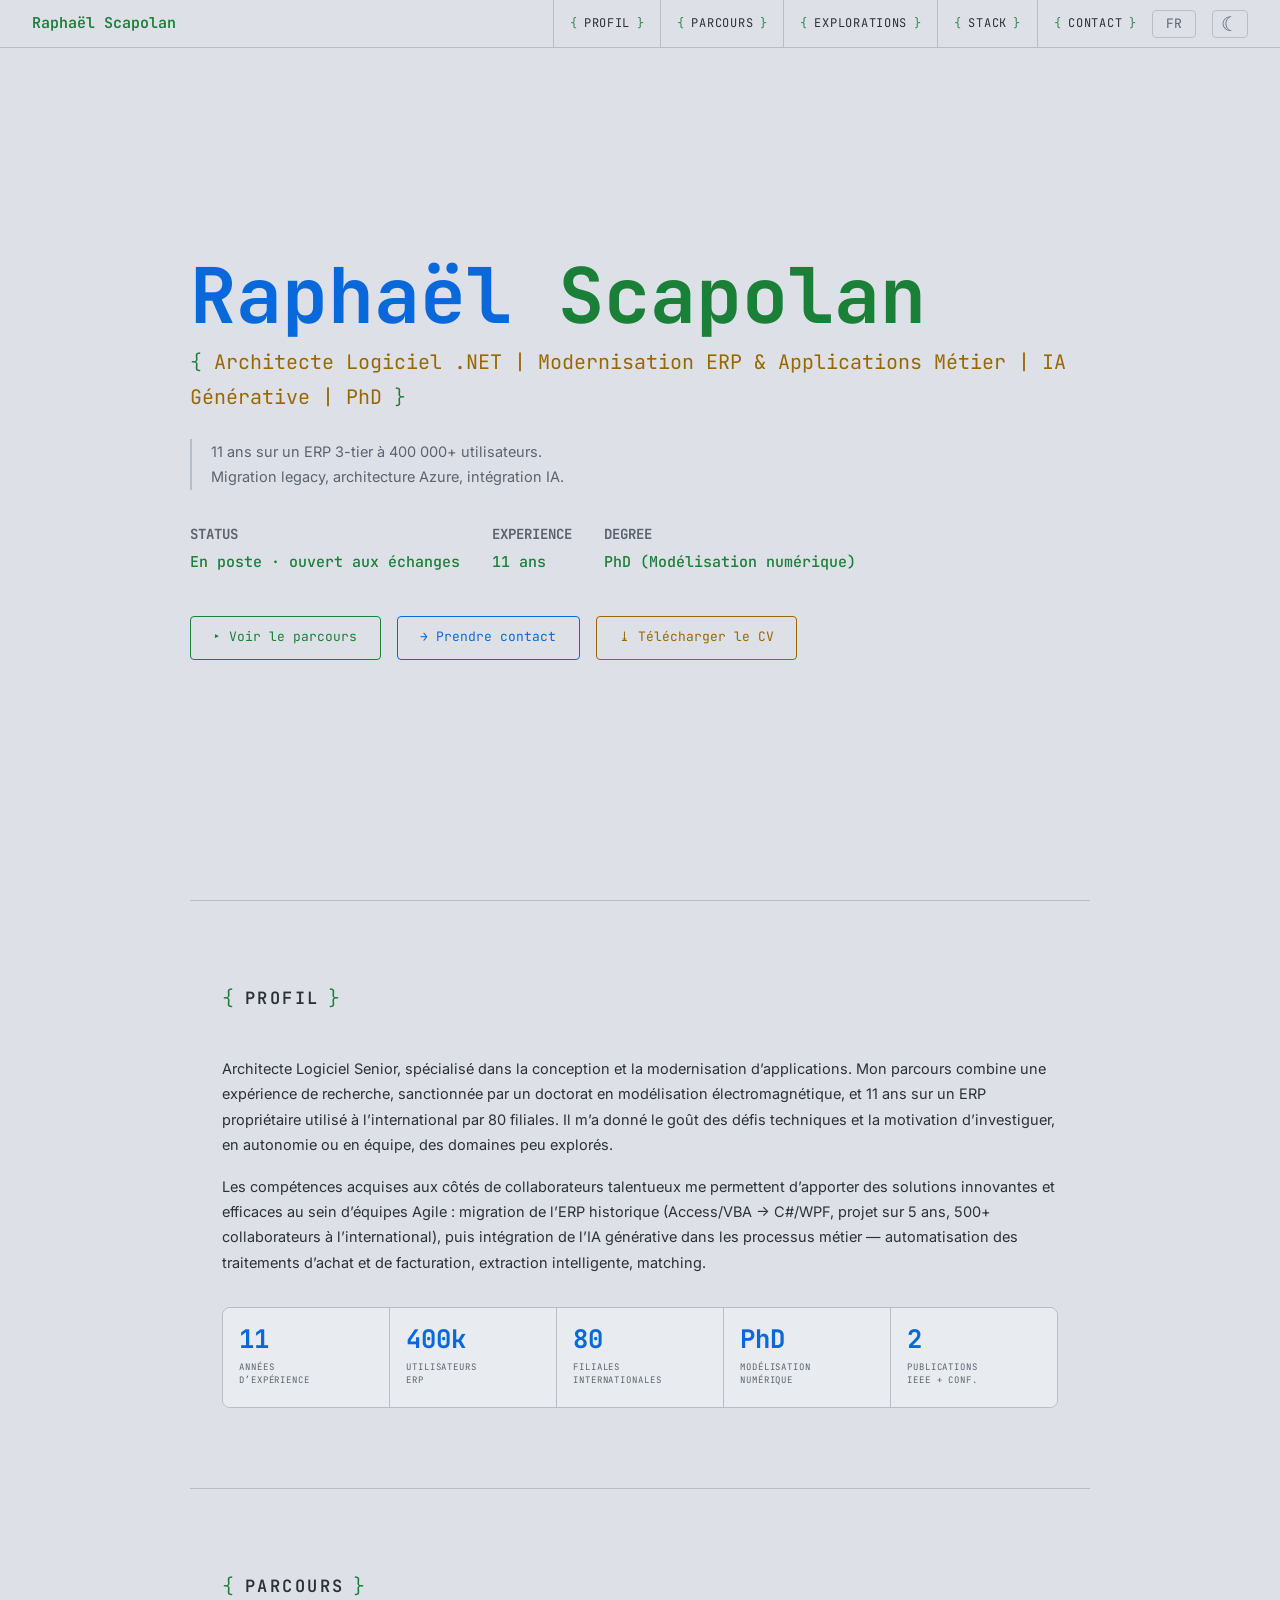
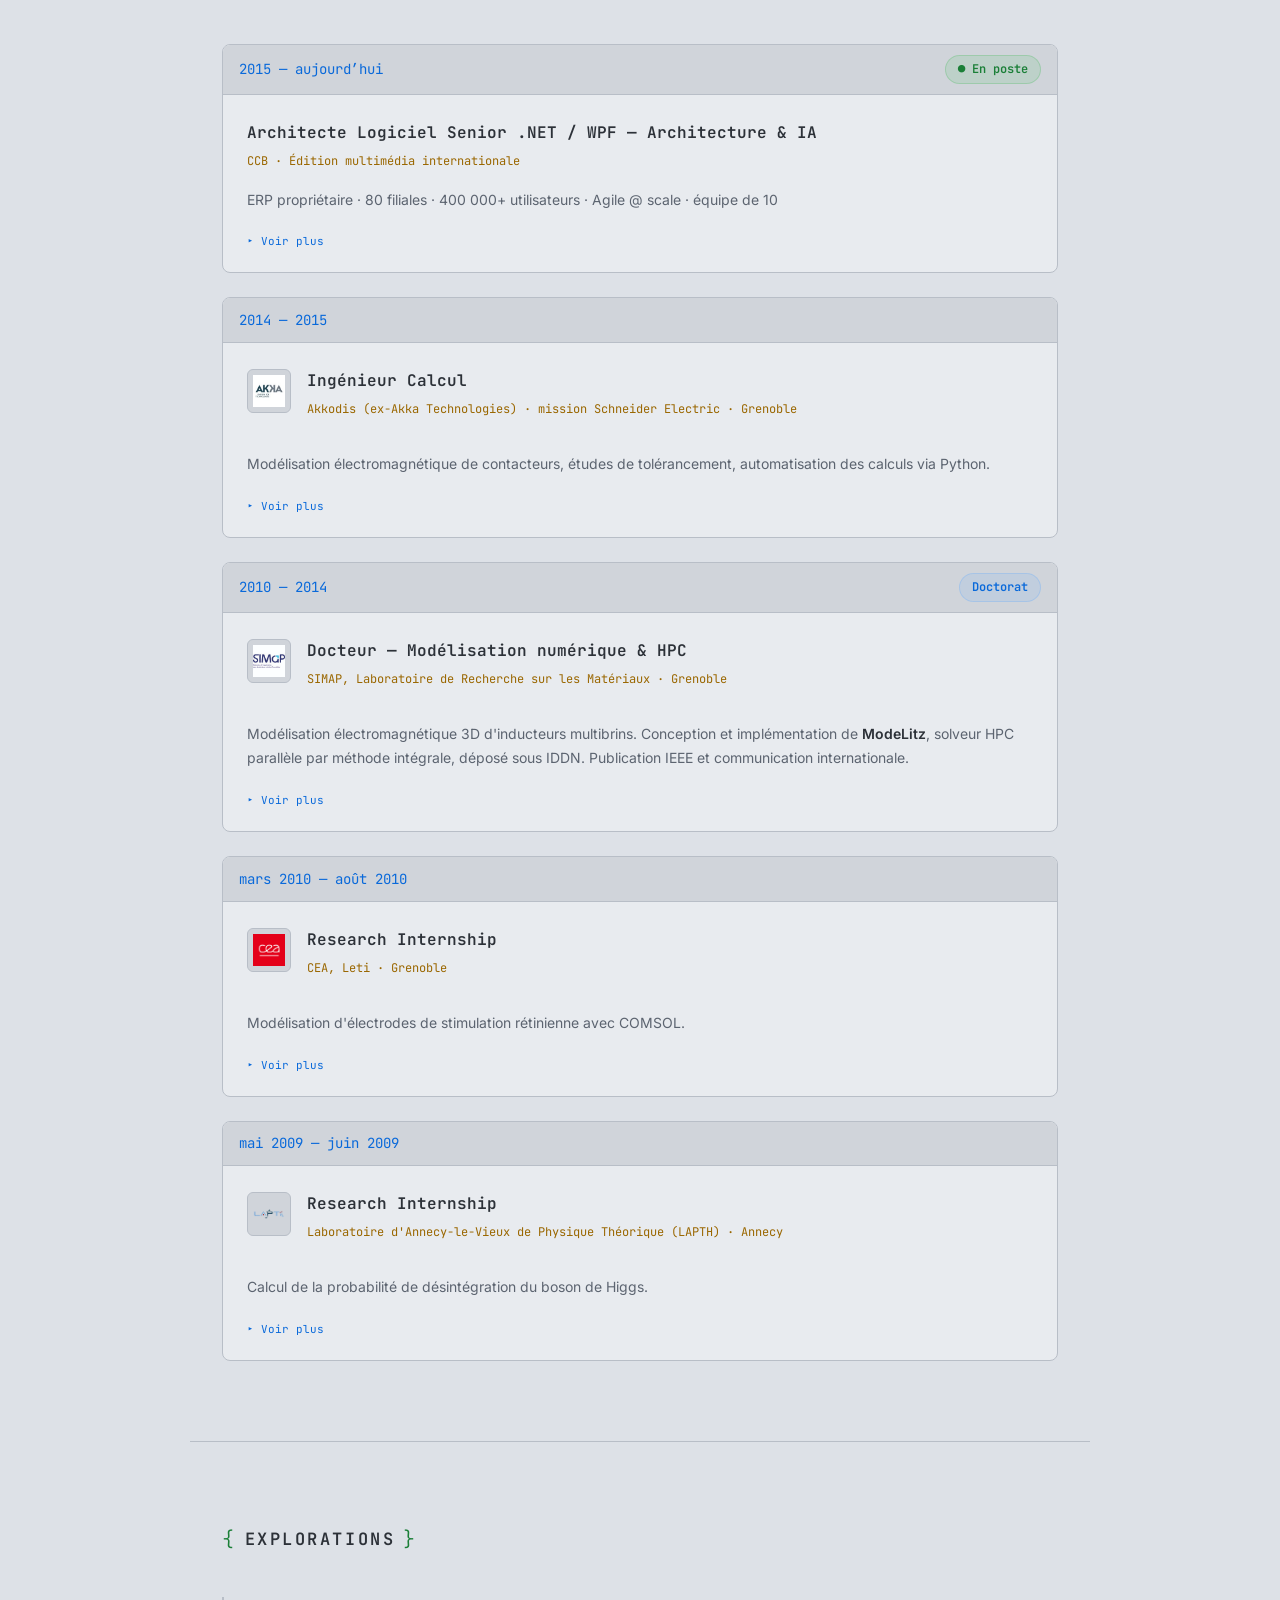
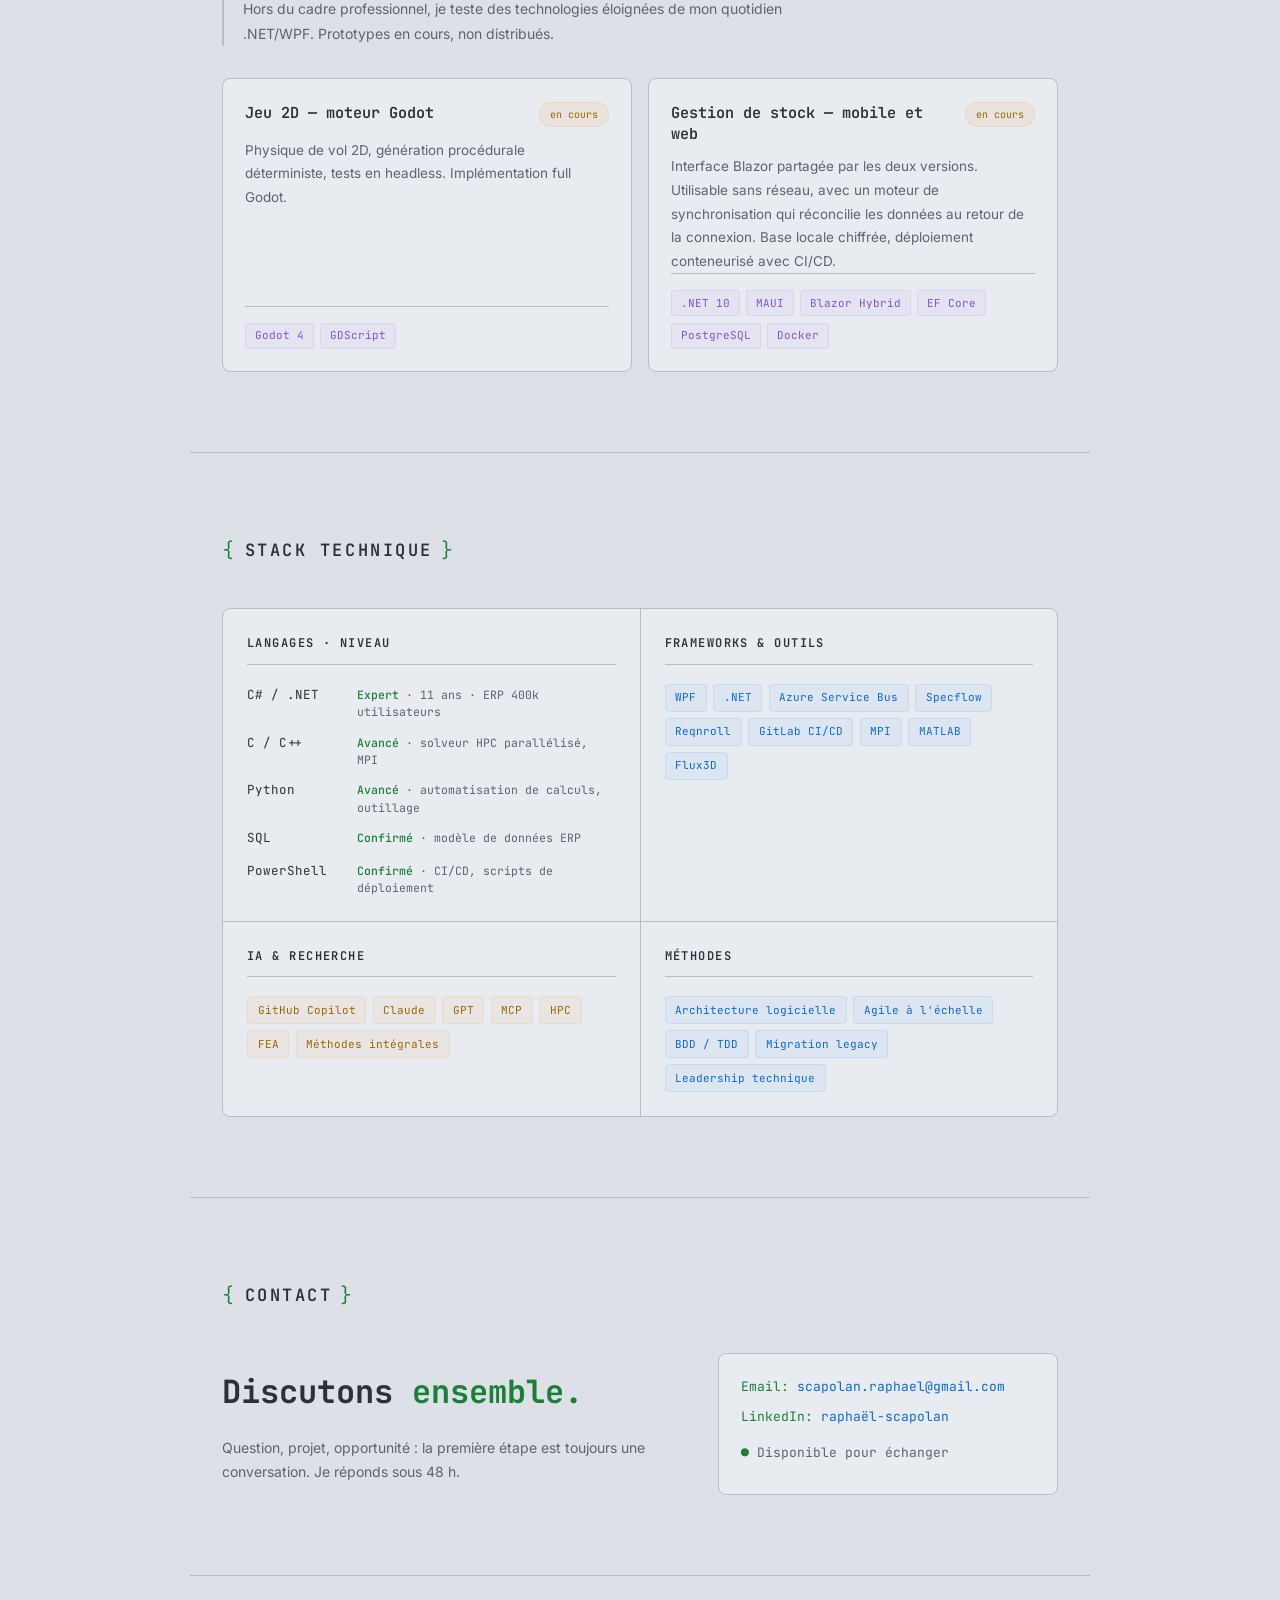
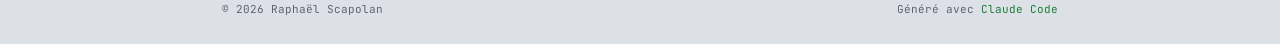
<file: index.html>
<!DOCTYPE html>
<html lang="fr">
<head>
<meta charset="UTF-8">
<meta name="viewport" content="width=device-width, initial-scale=1.0">
<title>Raphaël Scapolan . Portfolio</title>
<meta name="description" content="Architecte Logiciel Senior .NET/WPF. 11 ans sur un ERP 3-tier à 400 000+ utilisateurs : migration legacy, architecture Azure, intégration IA. PhD en modélisation numérique.">
<meta name="author" content="Raphaël Scapolan">
<link rel="canonical" href="https://scapolanraphael-dev.github.io/raphaelscapolan.website/">

<!-- Icônes -->
<link rel="icon" type="image/svg+xml" href="assets/favicon.svg">
<link rel="apple-touch-icon" href="assets/apple-touch-icon.png">
<meta name="theme-color" content="#0d1117" media="(prefers-color-scheme: dark)">
<meta name="theme-color" content="#dde1e7" media="(prefers-color-scheme: light)">

<!-- Open Graph / LinkedIn / Facebook. Les crawlers n'exécutent pas le JS :
     ces valeurs restent en français, langue par défaut de la page. -->
<meta property="og:type" content="profile">
<meta property="og:site_name" content="Raphaël Scapolan · Portfolio">
<meta property="og:locale" content="fr_FR">
<meta property="og:locale:alternate" content="en_US">
<meta property="og:url" content="https://scapolanraphael-dev.github.io/raphaelscapolan.website/">
<meta property="og:title" content="Raphaël Scapolan — Architecte Logiciel .NET | Modernisation ERP & Applications Métier | IA Générative | PhD">
<meta property="og:description" content="11 ans sur un ERP 3-tier à 400 000+ utilisateurs : migration legacy, architecture Azure, intégration IA. PhD en modélisation numérique.">
<meta property="og:image" content="https://scapolanraphael-dev.github.io/raphaelscapolan.website/assets/og-card.png">
<meta property="og:image:width" content="1200">
<meta property="og:image:height" content="630">
<meta property="og:image:alt" content="Raphaël Scapolan — Architecte Logiciel .NET | Modernisation ERP & Applications Métier | IA Générative | PhD">
<meta property="profile:first_name" content="Raphaël">
<meta property="profile:last_name" content="Scapolan">

<!-- Twitter / X -->
<meta name="twitter:card" content="summary_large_image">
<meta name="twitter:title" content="Raphaël Scapolan — Architecte Logiciel .NET | Modernisation ERP & Applications Métier | IA Générative | PhD">
<meta name="twitter:description" content="11 ans sur un ERP 3-tier à 400 000+ utilisateurs : migration legacy, architecture Azure, intégration IA. PhD en modélisation numérique.">
<meta name="twitter:image" content="https://scapolanraphael-dev.github.io/raphaelscapolan.website/assets/og-card.png">

<link href="https://fonts.googleapis.com/css2?family=JetBrains+Mono:wght@300;400;500;700&family=Inter:wght@400;500&display=swap" rel="stylesheet">
<script>
// Applique thème et langue avant le premier paint pour éviter tout flash.
(function () {
  var t = localStorage.getItem('theme');
  if (!t) t = matchMedia('(prefers-color-scheme: light)').matches ? 'light' : 'dark';
  document.documentElement.setAttribute('data-theme', t);
  document.documentElement.lang = localStorage.getItem('language') || 'fr';
})();
</script>
<style>
*, *::before, *::after { box-sizing: border-box; margin: 0; padding: 0; }
:root {
  --bg:       #0d1117;
  --bg2:      #161b22;
  --bg3:      #21262d;
  --bdr:      #30363d;
  --tx:       #c9d1d9;
  --muted:    #a0aab5;
  --green:    #3fb950;
  --blue:     #58a6ff;
  --amber:    #ffa657;
  --purp:     #bc8cff;
  --red:      #ff7b72;
  --bg-glass: rgba(13,17,23,.96);
  --mono:     'JetBrains Mono', 'Courier New', monospace;
  --sans:     'Inter', system-ui, sans-serif;
}
[data-theme="light"] {
  --bg:       #dde1e7;
  --bg2:      #e8ebef;
  --bg3:      #d0d4da;
  --bdr:      #b8bec7;
  --tx:       #2c3138;
  --muted:    #5c6470;
  --green:    #1a7f37;
  --blue:     #0969da;
  --amber:    #9a6700;
  --purp:     #8250df;
  --red:      #cf222e;
  --bg-glass: rgba(221,225,231,.97);
}
html { scroll-behavior: smooth; }
html.theme-fade *, html.theme-fade *::before, html.theme-fade *::after {
  transition: background-color 1.6s ease, color 1.4s ease, border-color 1.6s ease, box-shadow 1.6s ease !important;
}
body { background: var(--bg); color: var(--tx); font-family: var(--sans); font-size: 16px; line-height: 1.75; }

/* TOPBAR */
.topbar {
  position: fixed; top: 0; left: 0; right: 0; z-index: 100;
  background: var(--bg-glass); border-bottom: 1px solid var(--bdr);
  display: flex; align-items: center; padding: 0 2rem; height: 48px;
  backdrop-filter: blur(8px); font-family: var(--mono); font-size: 12px;
}
.topbar-name { color: var(--green); margin-right: auto; font-size: 15px; font-weight: 600; }
.topbar-name span { color: var(--muted); }
.topbar-nav { display: flex; }
.topbar-nav a {
  color: var(--tx); text-decoration: none; padding: 0 1rem;
  height: 48px; display: flex; align-items: center;
  font-size: 12px; text-transform: uppercase; letter-spacing: .06em;
  transition: color .2s, background .2s; border-left: 1px solid var(--bdr);
}
.topbar-nav a::before { content: '{'; color: var(--green); margin-right: .4rem; font-weight: 300; transition: color .2s; }
.topbar-nav a::after { content: '}'; color: var(--green); margin-left: .4rem; font-weight: 300; transition: color .2s; }
.topbar-nav a:hover { color: var(--green); background: var(--bg3); }
.lang-toggle, .theme-toggle {
  font-family: var(--mono); font-size: 13px; background: none; border: 1px solid var(--bdr);
  color: var(--muted); cursor: pointer; padding: .4rem .8rem; height: 28px;
  border-radius: 4px; transition: all .2s; line-height: 1;
  display: flex; align-items: center; justify-content: center; flex-shrink: 0;
}
.lang-toggle { margin-left: auto; }
.theme-toggle { margin-left: .5rem; padding: 0; width: 36px; font-size: 20px; }
.lang-toggle:hover, .theme-toggle:hover { color: var(--tx); border-color: var(--tx); }

/* HERO */
.hero { min-height: 100vh; display: flex; align-items: center; padding: 80px 2rem 4rem; }
.hero-inner { max-width: 900px; margin: 0 auto; width: 100%; }
.hero-prompt { font-family: var(--mono); font-size: 13px; color: var(--muted); margin-bottom: 1.5rem; }
.hero-prompt .p-sym { color: var(--green); }
.hero-name { font-family: var(--mono); font-size: clamp(2.5rem,6vw,5.5rem); font-weight: 700; line-height: 1.05; }
.hero-name .n-blue { color: var(--blue); }
.hero-name .n-green { color: var(--green); }
.hero-role { font-family: var(--mono); font-size: clamp(.9rem,2vw,1.25rem); color: var(--amber); margin-top: .5rem; font-weight: 400; }
.hero-role::before { content: '{ '; color: var(--green); font-weight: 300; }
.hero-role::after { content: ' }'; color: var(--green); font-weight: 300; }
.hero-desc { max-width: 560px; color: var(--muted); margin-top: 1.5rem; font-size: 14.5px; border-left: 2px solid var(--bdr); padding-left: 1.2rem; }
.hero-meta { display: flex; flex-wrap: wrap; gap: 2rem; margin-top: 2rem; font-family: var(--mono); font-size: 14px; }
.meta-pair { display: flex; flex-direction: column; gap: .2rem; }
.meta-k { color: var(--muted); }
.meta-v { color: var(--green); font-size: 15px; font-weight: 500; }
.hero-cta { display: flex; gap: 1rem; margin-top: 2.5rem; flex-wrap: wrap; }
.btn-t { font-family: var(--mono); font-size: 13px; padding: .6rem 1.4rem; border-radius: 4px; text-decoration: none; border: 1px solid; transition: all .2s; }
.btn-primary { border-color: var(--green); color: var(--green); }
.btn-primary:hover { background: var(--green); color: var(--bg); }
.btn-sec { border-color: var(--blue); color: var(--blue); }
.btn-sec:hover { background: var(--blue); color: var(--bg); }
.btn-cv { border-color: var(--amber); color: var(--amber); }
.btn-cv:hover { background: var(--amber); color: var(--bg); }

/* SECTION */
.sec { max-width: 900px; margin: 0 auto; padding: 5rem 2rem; border-top: 1px solid var(--bdr); }
.sec-head { font-family: var(--mono); font-size: 17px; text-transform: uppercase; letter-spacing: .15em; color: var(--tx); display: flex; align-items: center; gap: .5rem; margin-bottom: 2.5rem; font-weight: 600; }
.sec-head::before { content: '{'; color: var(--green); font-size: 20px; font-weight: 300; }
.sec-head::after { content: '}'; color: var(--green); font-size: 20px; font-weight: 300; }

/* ABOUT GRID */
.about-grid { display: flex; flex-direction: column; gap: 2rem; }
.about-text p + p { margin-top: 1rem; }
.about-text p { font-size: 14.5px; color: var(--tx); }
.stats-grid { display: flex; border: 1px solid var(--bdr); border-radius: 8px; overflow: hidden; }
.stat-fig { flex: 1; padding: 1.2rem 1rem; background: var(--bg2); border-right: 1px solid var(--bdr); }
.stat-fig:last-child { border-right: none; }
.stat-fig-n { font-family: var(--mono); font-size: 1.6rem; font-weight: 700; color: var(--blue); line-height: 1; display: block; }
.stat-fig-l { font-family: var(--mono); font-size: 9px; text-transform: uppercase; letter-spacing: .1em; color: var(--muted); display: block; margin-top: .5rem; line-height: 1.5; }

/* EXP */
.exp-list { display: flex; flex-direction: column; gap: 1.5rem; }
.exp-card { background: var(--bg2); border: 1px solid var(--bdr); border-radius: 8px; overflow: hidden; }
.exp-card-top { display: flex; align-items: center; border-bottom: 1px solid var(--bdr); font-family: var(--mono); font-size: 14px; padding: .6rem 1rem; background: var(--bg3); gap: 1rem; }
.exp-yr { color: var(--blue); }
.exp-pill { margin-left: auto; padding: .2rem .75rem; border-radius: 20px; font-size: 12px; font-weight: 600; }
.pill-g { background: rgba(63,185,80,.12); color: var(--green); border: 1px solid rgba(63,185,80,.25); }
.pill-b { background: rgba(88,166,255,.12); color: var(--blue); border: 1px solid rgba(88,166,255,.25); }
.exp-body { padding: 1.5rem; }
.exp-t { font-family: var(--mono); font-size: 1rem; font-weight: 600; color: var(--tx); margin-bottom: .25rem; }
.exp-org { font-family: var(--mono); font-size: 12px; color: var(--amber); margin-bottom: 1rem; }
.exp-p { font-size: 14px; color: var(--muted); margin-bottom: .8rem; }
.exp-ul { list-style: none; display: flex; flex-direction: column; gap: .35rem; }
/* Marqueur en position absolue plutot qu'en item flex : le contenu inline
   (liens, italiques) doit s'ecouler normalement, pas se repartir en colonnes. */
.exp-ul li { font-size: 13.5px; color: var(--muted); position: relative; padding-left: 1.1rem; }
.exp-ul li::before { content: '▸'; color: var(--green); font-size: 10px; position: absolute; left: 0; top: .45em; }
.exp-ul li b { color: var(--tx); font-weight: 500; }
.exp-p b { color: var(--tx); font-weight: 600; }
.exp-ul a.lnk, .exp-p a.lnk { color: var(--blue); text-decoration: none; border-bottom: 1px dotted currentColor; }
.exp-ul a.lnk:hover, .exp-p a.lnk:hover { color: var(--green); }
/* Figures ModeLitz. Les rendus ont un fond blanc : on l'assume en plaque
   claire, comme les logos, plutot que de le laisser trancher sur le sombre. */
.fig-pair { display: grid; grid-template-columns: 1fr 1fr; gap: 1rem; margin-top: 1.4rem; }
.fig { display: flex; flex-direction: column; gap: .5rem; min-width: 0; }
.fig img {
  width: 100%; height: auto; display: block; border-radius: 6px;
  background: #fff; padding: .5rem; border: 1px solid var(--bdr);
}
.fig figcaption { font-family: var(--mono); font-size: 10.5px; color: var(--muted); line-height: 1.5; }
.exp-stack { margin-top: 1.2rem; padding-top: 1rem; border-top: 1px solid var(--bdr); display: flex; flex-wrap: wrap; gap: .4rem; }
.stag { font-family: var(--mono); font-size: 11px; padding: .15rem .55rem; background: rgba(188,140,255,.08); border: 1px solid rgba(188,140,255,.2); border-radius: 3px; color: var(--purp); }
.exp-more { display: grid; grid-template-rows: 0fr; transition: grid-template-rows .35s ease; }
.exp-more > div { overflow: hidden; }
.exp-more.open { grid-template-rows: 1fr; }
.exp-more > div > *:first-child { padding-top: .8rem; }
.exp-toggle { font-family: var(--mono); font-size: 11px; color: var(--blue); background: none; border: none; cursor: pointer; padding: .6rem 0 0; transition: color .2s; display: flex; align-items: center; gap: .3rem; }
.exp-toggle:hover { color: var(--green); }
.exp-header { display: flex; align-items: flex-start; gap: 1rem; margin-bottom: 1rem; }
.exp-logo-body { width: 44px; height: 44px; object-fit: contain; background: rgba(255,255,255,.92); border-radius: 6px; padding: 5px; flex-shrink: 0; margin-top: 2px; }
[data-theme="light"] .exp-logo-body { background: var(--bg3); border: 1px solid var(--bdr); }

/* EXPLORATIONS */
.expl-intro { color: var(--muted); font-size: 14px; max-width: 620px; margin-bottom: 2rem; border-left: 2px solid var(--bdr); padding-left: 1.2rem; }
.expl-grid { display: grid; grid-template-columns: repeat(2, 1fr); gap: 1rem; }
.expl-card { background: var(--bg2); border: 1px solid var(--bdr); border-radius: 8px; padding: 1.4rem; display: flex; flex-direction: column; }
.expl-top { display: flex; align-items: flex-start; gap: .8rem; margin-bottom: .7rem; }
.expl-t { font-family: var(--mono); font-size: .95rem; font-weight: 600; color: var(--tx); line-height: 1.4; }
.expl-pill { margin-left: auto; flex-shrink: 0; font-family: var(--mono); font-size: 10px; padding: .2rem .6rem; border-radius: 20px; white-space: nowrap;
  background: rgba(255,166,87,.12); color: var(--amber); border: 1px solid rgba(255,166,87,.25); }
.expl-p { font-size: 13.5px; color: var(--muted); }
/* Repousse la pile technique en bas : les deux cartes s'alignent malgre
   des descriptions de longueurs differentes. */
.expl-card .exp-stack { margin-top: auto; }

/* SKILLS */
.skills-grid { display: grid; grid-template-columns: repeat(2, 1fr); gap: 1px; background: var(--bdr); border: 1px solid var(--bdr); border-radius: 8px; overflow: hidden; }
.sk-block { background: var(--bg2); padding: 1.5rem; }
.sk-title { font-family: var(--mono); font-size: 12px; text-transform: uppercase; letter-spacing: .12em; color: var(--tx); font-weight: 600; margin-bottom: 1.2rem; border-bottom: 1px solid var(--bdr); padding-bottom: .6rem; }
.sk-row { display: flex; align-items: baseline; gap: .9rem; margin-bottom: .7rem; }
.sk-row:last-child { margin-bottom: 0; }
.sk-name { font-family: var(--mono); font-size: 12.5px; color: var(--tx); min-width: 96px; flex-shrink: 0; }
.sk-note { font-family: var(--mono); font-size: 11.5px; color: var(--muted); line-height: 1.5; }
.sk-note b { color: var(--green); font-weight: 500; }
.tag-cloud { display: flex; flex-wrap: wrap; gap: .4rem; }
.tag-b { font-family: var(--mono); font-size: 11px; padding: .2rem .6rem; background: rgba(88,166,255,.08); border: 1px solid rgba(88,166,255,.18); border-radius: 4px; color: var(--blue); }
.tag-a { font-family: var(--mono); font-size: 11px; padding: .2rem .6rem; background: rgba(255,166,87,.08); border: 1px solid rgba(255,166,87,.18); border-radius: 4px; color: var(--amber); }

/* CONTACT */
.contact-grid { display: grid; grid-template-columns: 1fr 340px; gap: 3rem; align-items: center; }
.contact-h { font-family: var(--mono); font-size: clamp(1.5rem,3vw,2rem); font-weight: 700; color: var(--tx); margin-bottom: 1rem; }
.contact-h span { color: var(--green); }
.contact-sub { color: var(--muted); font-size: 14px; }
.terminal { background: var(--bg2); border: 1px solid var(--bdr); border-radius: 8px; overflow: hidden; }
.term-body { padding: 1.4rem; font-family: var(--mono); font-size: 13px; }
.t-line { margin-bottom: .45rem; }
.t-cmd { color: var(--green); }
.t-a { color: var(--blue); text-decoration: none; }
.t-a:hover { text-decoration: underline; }
.t-out { color: var(--muted); }

/* FOOTER */
footer { max-width: 900px; margin: 0 auto; padding: 1.5rem 2rem; border-top: 1px solid var(--bdr); font-family: var(--mono); font-size: 11px; color: var(--muted); display: flex; justify-content: space-between; }

.hamburger {
  display: none; background: none; border: 1px solid var(--bdr);
  color: var(--muted); cursor: pointer; width: 36px; height: 28px;
  border-radius: 4px; margin-right: .75rem; font-size: 16px;
  align-items: center; justify-content: center; flex-shrink: 0;
  font-family: var(--mono); transition: all .2s;
}
.hamburger:hover { color: var(--tx); border-color: var(--tx); }

/* La barre passe en menu bien avant la mise en page mobile : cinq entrees
   plus deux boutons ne tiennent plus en ligne sous ~900px. */
@media (max-width: 900px) {
  .topbar-nav { display: none; }
  .topbar-nav.open {
    display: flex; flex-direction: column;
    position: fixed; top: 48px; left: 0; right: 0;
    background: var(--bg-glass); backdrop-filter: blur(8px);
    border-bottom: 1px solid var(--bdr); z-index: 99;
  }
  .topbar-nav.open a {
    border-left: none; border-top: 1px solid var(--bdr);
    height: 44px; padding: 0 1.5rem;
  }
  .hamburger { display: flex; }
}
@media (max-width: 680px) {
  .about-grid, .contact-grid { grid-template-columns: 1fr; }
  .skills-grid { grid-template-columns: 1fr; }
  .expl-grid { grid-template-columns: 1fr; }
  .topbar { padding: 0 1rem; }
  .topbar-name { font-size: 11px; }
  .sec { padding-top: 3rem; padding-bottom: 3rem; padding-left: 1.25rem; padding-right: 1.25rem; }
  .hero { padding-left: 1.25rem; padding-right: 1.25rem; }
  .hero-meta { gap: 1rem; }
  .exp-logo-body { width: 36px; height: 36px; }
  .fig-pair { grid-template-columns: 1fr; }
  .term-body { font-size: 12px; overflow-wrap: break-word; word-break: break-all; }
  footer { flex-direction: column; gap: .4rem; text-align: center; padding: 1.2rem 1.25rem; }
  .stats-grid { flex-wrap: wrap; background: var(--bdr); gap: 1px; }
  .stat-fig { flex: 1 1 calc(33% - 1px); border-right: none; }
}
@media (max-width: 420px) {
  .btn-t { width: 100%; text-align: center; justify-content: center; }
  .hero-cta { flex-direction: column; }
  .exp-card-top { font-size: 12px; }
  .sk-row { flex-direction: column; gap: .1rem; margin-bottom: .9rem; }
  .hero-name { font-size: 2rem; }
  .sec-head { font-size: 14px; letter-spacing: .08em; }
}
</style>
</head>
<body>

<nav class="topbar">
  <button class="hamburger" id="hamburger" title="Menu">☰</button>
  <span class="topbar-name">Raphaël Scapolan</span>
  <div class="topbar-nav" id="topbarNav">
    <a href="#about" data-i18n="nav.profile">profil</a>
    <a href="#experience" data-i18n="nav.experience">parcours</a>
    <a href="#explorations" data-i18n="nav.explorations">explorations</a>
    <a href="#skills" data-i18n="nav.skills">stack</a>
    <a href="#contact" data-i18n="nav.contact">contact</a>
  </div>
  <div style="display: flex; gap: 0.5rem;">
    <button class="lang-toggle" id="langToggle" title="Switch to English">FR</button>
    <button class="theme-toggle" id="themeToggle" title="Passer en thème clair">☀</button>
  </div>
</nav>

<section class="hero">
  <div class="hero-inner">
    <h1 class="hero-name">
      <span class="n-blue">Raphaël</span>&nbsp;<span class="n-green">Scapolan</span>
    </h1>
    <p class="hero-role" data-i18n="hero.role">Architecte Logiciel .NET | Modernisation ERP & Applications Métier | IA Générative | PhD</p>
    <p class="hero-desc" data-i18n="hero.desc">
      11 ans sur un ERP 3-tier à 400 000+ utilisateurs.
      <br>
      Migration legacy, architecture Azure, intégration IA.
    </p>
    <div class="hero-meta">
<div class="meta-pair"><span class="meta-k"><b>STATUS</b></span><span class="meta-v" data-i18n="hero.status">En poste · ouvert aux échanges</span></div>
      <div class="meta-pair"><span class="meta-k"><b>EXPERIENCE</b></span><span class="meta-v" data-i18n="hero.experience">11 ans</span></div>
      <div class="meta-pair"><span class="meta-k"><b>DEGREE</b></span><span class="meta-v" data-i18n="hero.degree">PhD (Modélisation numérique)</span></div>
    </div>
    <div class="hero-cta">
      <a href="#experience" class="btn-t btn-primary" data-i18n="hero.cta1">▸ Voir le parcours</a>
      <a href="#contact" class="btn-t btn-sec" data-i18n="hero.cta2">→ Prendre contact</a>
      <a href="assets/CV_Raphael_Scapolan.pdf" class="btn-t btn-cv" download
         data-i18n="hero.cta3">⤓ Télécharger le CV</a>
    </div>
  </div>
</section>

<section class="sec" id="about">
  <p class="sec-head" data-i18n="about.title">profil</p>
  <div class="about-grid">
    <div class="about-text">
      <p data-i18n="about.p1">Architecte Logiciel Senior, spécialisé dans la conception et la modernisation d’applications. Mon parcours combine une expérience de recherche, sanctionnée par un doctorat en modélisation électromagnétique, et 11 ans sur un ERP propriétaire utilisé à l’international par 80 filiales. Il m’a donné le goût des défis techniques et la motivation d’investiguer, en autonomie ou en équipe, des domaines peu explorés.</p>
      <p data-i18n="about.p2">Les compétences acquises aux côtés de collaborateurs talentueux me permettent d’apporter des solutions innovantes et efficaces au sein d’équipes Agile : migration de l’ERP historique (Access/VBA → C#/WPF, projet sur 5 ans, 500+ collaborateurs à l’international), puis intégration de l’IA générative dans les processus métier — automatisation des traitements d’achat et de facturation, extraction intelligente, matching.</p>
    </div>
    <div class="stats-grid">
      <div class="stat-fig"><span class="stat-fig-n">11</span><span class="stat-fig-l" data-i18n="about.stat1">années<br>d’expérience</span></div>
      <div class="stat-fig"><span class="stat-fig-n">400k</span><span class="stat-fig-l" data-i18n="about.stat2">utilisateurs<br>ERP</span></div>
      <div class="stat-fig"><span class="stat-fig-n">80</span><span class="stat-fig-l" data-i18n="about.stat3">filiales<br>internationales</span></div>
      <div class="stat-fig"><span class="stat-fig-n">PhD</span><span class="stat-fig-l" data-i18n="about.stat4">modélisation<br>numérique</span></div>
      <div class="stat-fig"><span class="stat-fig-n">2</span><span class="stat-fig-l" data-i18n="about.stat5">publications<br>IEEE + conf.</span></div>
    </div>
  </div>
</section>

<section class="sec" id="experience">
  <p class="sec-head" data-i18n="exp.title">parcours</p>
  <div class="exp-list">

    <div class="exp-card">
      <div class="exp-card-top">
        <span class="exp-yr" data-i18n="exp.1.year">2015 — aujourd’hui</span>
        <span class="exp-pill pill-g" data-i18n="exp.1.status">● En poste</span>
      </div>
      <div class="exp-body">
        <p class="exp-t" data-i18n="exp.1.title">Architecte Logiciel Senior .NET / WPF — Architecture & IA</p>
        <p class="exp-org" data-i18n="exp.1.org">CCB · Édition multimédia internationale</p>
        <p class="exp-p" data-i18n="exp.1.desc">ERP propriétaire · 80 filiales · 400 000+ utilisateurs · Agile @ scale · équipe de 10</p>
        <div class="exp-more">
          <div>
            <ul class="exp-ul">
              <li data-i18n="exp.1.li1"><b>Migration majeure (5 ans)</b> — Refonte ERP historique Access/VBA vers C# / WPF</li>
              <li data-i18n="exp.1.li2"><b>Core ERP & E-Commerce</b> — Module achats intégré, interconnexion e-commerce (flux cXML)</li>
              <li data-i18n="exp.1.li3"><b>Architecture</b> — Client lourd + serveur Azure Service Bus, CI/CD GitLab</li>
              <li data-i18n="exp.1.li4"><b>Qualité</b> — Tests automatisés BDD (Specflow/Reqnroll), revue de code systématique</li>
              <li data-i18n="exp.1.li5"><b>IA métier</b> — Automatisation achats/factures, extraction intelligente, matching</li>
              <li data-i18n="exp.1.li6"><b>IA technique</b> — Développement assisté par IA, revue de code augmentée</li>
              <li data-i18n="exp.1.li7"><b>R&D</b> — MCPs (indexation codebase, GitLab/Redmine), AI Buildathons</li>
              <li data-i18n="exp.1.li8"><b>Événementiel & Création</b> — Conception et développement d’un jeu vidéo collaboratif (moteur Godot)</li>
            </ul>
            <div class="exp-stack">
              <span class="stag">C#</span><span class="stag">WPF</span><span class="stag">.NET</span>
              <span class="stag">Azure Service Bus</span><span class="stag">SQL</span>
              <span class="stag">Specflow</span><span class="stag">GitLab CI/CD</span>
              <span class="stag">PowerShell</span><span class="stag">Claude</span><span class="stag">Copilot</span>
            </div>
          </div>
        </div>
        <button class="exp-toggle">▸ Voir plus</button>
      </div>
    </div>

    <div class="exp-card">
      <div class="exp-card-top">
        <span class="exp-yr" data-i18n="exp.2.year">2014 — 2015</span>
      </div>
      <div class="exp-body">
        <div class="exp-header">
          <a href="https://www.akkodis.com/" target="_blank" rel="noopener"><img src="assets/logos/akkodis.png" alt="Akkodis (ex Akka Technologies)" class="exp-logo-body"></a>
          <div><p class="exp-t" data-i18n="exp.2.title">Ingénieur Calcul</p>
          <p class="exp-org" data-i18n="exp.2.org">Akkodis (ex-Akka Technologies) · mission Schneider Electric · Grenoble</p></div>
        </div>
        <p class="exp-p" data-i18n="exp.2.desc">Modélisation électromagnétique de contacteurs, études de tolérancement, automatisation des calculs via Python.</p>
        <div class="exp-more">
          <div>
            <div class="exp-stack">
              <span class="stag">Python</span><span class="stag">Flux</span><span class="stag">Électromagnétisme</span>
            </div>
          </div>
        </div>
        <button class="exp-toggle">▸ Voir plus</button>
      </div>
    </div>

    <div class="exp-card">
      <div class="exp-card-top">
        <span class="exp-yr" data-i18n="exp.3.year">2010 — 2014</span>
        <span class="exp-pill pill-b" data-i18n="exp.3.pill">Doctorat</span>
      </div>
      <div class="exp-body">
        <div class="exp-header">
          <a href="https://simap.grenoble-inp.fr/" target="_blank" rel="noopener"><img src="assets/logos/simap.png" alt="SIMaP" class="exp-logo-body"></a>
          <div><p class="exp-t" data-i18n="exp.3.title">Docteur — Modélisation numérique & HPC</p>
          <p class="exp-org" data-i18n="exp.3.org">SIMAP, Laboratoire de Recherche sur les Matériaux · Grenoble</p></div>
        </div>
        <p class="exp-p" data-i18n="exp.3.desc">Modélisation électromagnétique 3D d'inducteurs multibrins. Conception et implémentation de <b>ModeLitz</b>, solveur HPC parallèle par méthode intégrale, déposé sous IDDN. Publication IEEE et communication internationale.</p>
        <div class="exp-more">
          <div>
            <ul class="exp-ul">
              <li data-i18n="exp.3.li1"><b>Thèse</b> — Modélisation électromagnétique 3D d'inducteurs multibrins — développement d'une méthode intégrale parallélisée. Soutenue le 13 novembre 2014, <a class="lnk" href="https://theses.hal.science/tel-01104637v1" target="_blank" rel="noopener">texte intégral sur HAL</a></li>
              <li data-i18n="exp.3.li2"><b>HPC</b> — Conception architecturale d'un solveur parallèle, optimisation MPI sur cluster Ada (IDRIS)</li>
              <li data-i18n="exp.3.li3"><b>ModeLitz</b> — Logiciel déposé auprès de l'Agence pour la protection des programmes, IDDN.FR.001.120006.000.S</li>
              <li data-i18n="exp.3.li4"><b>Publications</b> — <i>3-D Multistrands Inductor Modeling: Influence of Complex Geometrical Arrangements</i>, IEEE Transactions on Magnetics 50(2), fév. 2014 — <a class="lnk" href="https://doi.org/10.1109/TMAG.2013.2282502" target="_blank" rel="noopener">DOI</a> · Colloque international MEP, sept. 2014</li>
            </ul>
            <div class="fig-pair">
              <figure class="fig">
                <img src="assets/modelitz/joule-1512-brins.jpg" loading="lazy" width="800" height="654"
                     alt="Inducteur multibrins de 1512 brins, chaque brin coloré selon la puissance Joule qu'il dissipe">
                <figcaption data-i18n="exp.3.fig1">Puissance Joule dissipée par brin — inducteur de 1512 brins (6×14×18) à 50 kHz</figcaption>
              </figure>
              <figure class="fig">
                <img src="assets/modelitz/acceleration-mpi.png" loading="lazy" width="800" height="603"
                     alt="Courbes du facteur d'accélération en fonction du nombre de processus, jusqu'à 360 processus">
                <figcaption data-i18n="exp.3.fig2">Accélération du solveur parallèle jusqu'à 360 processus — cluster Ada, IDRIS</figcaption>
              </figure>
            </div>
            <div class="exp-stack">
              <span class="stag">C++</span><span class="stag">MPI</span><span class="stag">Python</span>
              <span class="stag">MATLAB</span><span class="stag">HPC</span><span class="stag">FEA</span>
            </div>
          </div>
        </div>
        <button class="exp-toggle">▸ Voir plus</button>
      </div>
    </div>

    <div class="exp-card">
      <div class="exp-card-top">
        <span class="exp-yr" data-i18n="exp.4.year">mars 2010 — août 2010</span>
      </div>
      <div class="exp-body">
        <div class="exp-header">
          <a href="https://www.cea.fr/" target="_blank" rel="noopener"><img src="assets/logos/cea-leti.png" alt="CEA Leti" class="exp-logo-body"></a>
          <div><p class="exp-t" data-i18n="exp.4.title">Research Internship</p>
          <p class="exp-org" data-i18n="exp.4.org">CEA, Leti · Grenoble</p></div>
        </div>
        <p class="exp-p" data-i18n="exp.4.desc">Modélisation d'électrodes de stimulation rétinienne avec COMSOL.</p>
        <div class="exp-more">
          <div>
            <ul class="exp-ul">
              <li data-i18n="exp.4.li1">Modélisation d'électrodes de stimulation rétinienne (COMSOL)</li>
              <li data-i18n="exp.4.li2">Pilotage et automatisation des calculs COMSOL via MATLAB</li>
              <li data-i18n="exp.4.li3">Mesures d'impédance des électrodes et aide à la caractérisation</li>
            </ul>
            <div class="exp-stack">
              <span class="stag">COMSOL</span><span class="stag">MATLAB</span>
            </div>
          </div>
        </div>
        <button class="exp-toggle">▸ Voir plus</button>
      </div>
    </div>

    <div class="exp-card">
      <div class="exp-card-top">
        <span class="exp-yr" data-i18n="exp.5.year">mai 2009 — juin 2009</span>
      </div>
      <div class="exp-body">
        <div class="exp-header">
          <a href="https://www.lapth.cnrs.fr/" target="_blank" rel="noopener"><img src="assets/logos/lapth.png" alt="LAPTH" class="exp-logo-body"></a>
          <div><p class="exp-t" data-i18n="exp.5.title">Research Internship</p>
          <p class="exp-org" data-i18n="exp.5.org">Laboratoire d'Annecy-le-Vieux de Physique Théorique (LAPTH) · Annecy</p></div>
        </div>
        <p class="exp-p" data-i18n="exp.5.desc">Calcul de la probabilité de désintégration du boson de Higgs.</p>
        <div class="exp-more">
          <div>
            <ul class="exp-ul">
              <li data-i18n="exp.5.li1">Calcul de la probabilité de désintégration du boson de Higgs</li>
              <li data-i18n="exp.5.li2">Développement en C++</li>
            </ul>
            <div class="exp-stack">
              <span class="stag">C++</span>
            </div>
          </div>
        </div>
        <button class="exp-toggle">▸ Voir plus</button>
      </div>
    </div>

  </div>
</section>

<section class="sec" id="explorations">
  <p class="sec-head" data-i18n="expl.title">explorations</p>
  <p class="expl-intro" data-i18n="expl.intro">Hors du cadre professionnel, je teste des technologies éloignées de mon quotidien .NET/WPF. Prototypes en cours, non distribués.</p>
  <div class="expl-grid">

    <div class="expl-card">
      <div class="expl-top">
        <p class="expl-t" data-i18n="expl.1.title">Jeu 2D — moteur Godot</p>
        <span class="expl-pill" data-i18n="expl.wip">en cours</span>
      </div>
      <p class="expl-p" data-i18n="expl.1.desc">Physique de vol 2D, génération procédurale déterministe, tests en headless. Implémentation full Godot.</p>
      <div class="exp-stack">
        <span class="stag">Godot 4</span><span class="stag">GDScript</span>
      </div>
    </div>

    <div class="expl-card">
      <div class="expl-top">
        <p class="expl-t" data-i18n="expl.2.title">Gestion de stock — mobile et web</p>
        <span class="expl-pill" data-i18n="expl.wip">en cours</span>
      </div>
      <p class="expl-p" data-i18n="expl.2.desc">Interface Blazor partagée par les deux versions. Utilisable sans réseau, avec un moteur de synchronisation qui réconcilie les données au retour de la connexion. Base locale chiffrée, déploiement conteneurisé avec CI/CD.</p>
      <div class="exp-stack">
        <span class="stag">.NET 10</span><span class="stag">MAUI</span><span class="stag">Blazor Hybrid</span>
        <span class="stag">EF Core</span><span class="stag">PostgreSQL</span><span class="stag">Docker</span>
      </div>
    </div>

  </div>
</section>

<section class="sec" id="skills">
  <p class="sec-head" data-i18n="skills.title">stack technique</p>
  <div class="skills-grid">
    <div class="sk-block">
      <p class="sk-title" data-i18n="skills.languages">langages · niveau</p>
      <div class="sk-row"><span class="sk-name">C# / .NET</span><span class="sk-note" data-i18n="skills.level.csharp"><b>Expert</b> · 11 ans · ERP 400k utilisateurs</span></div>
      <div class="sk-row"><span class="sk-name">C / C++</span><span class="sk-note" data-i18n="skills.level.cpp"><b>Avancé</b> · solveur HPC parallélisé, MPI</span></div>
      <div class="sk-row"><span class="sk-name">Python</span><span class="sk-note" data-i18n="skills.level.python"><b>Avancé</b> · automatisation de calculs, outillage</span></div>
      <div class="sk-row"><span class="sk-name">SQL</span><span class="sk-note" data-i18n="skills.level.sql"><b>Confirmé</b> · modèle de données ERP</span></div>
      <div class="sk-row"><span class="sk-name">PowerShell</span><span class="sk-note" data-i18n="skills.level.ps"><b>Confirmé</b> · CI/CD, scripts de déploiement</span></div>
    </div>
    <div class="sk-block">
      <p class="sk-title" data-i18n="skills.frameworks">frameworks & outils</p>
      <div class="tag-cloud">
        <span class="tag-b">WPF</span><span class="tag-b">.NET</span>
        <span class="tag-b">Azure Service Bus</span><span class="tag-b">Specflow</span>
        <span class="tag-b">Reqnroll</span><span class="tag-b">GitLab CI/CD</span>
        <span class="tag-b">MPI</span><span class="tag-b">MATLAB</span><span class="tag-b">Flux3D</span>
      </div>
    </div>
    <div class="sk-block">
      <p class="sk-title" data-i18n="skills.ai">IA & recherche</p>
      <div class="tag-cloud">
        <span class="tag-a">GitHub Copilot</span><span class="tag-a">Claude</span>
        <span class="tag-a">GPT</span><span class="tag-a">MCP</span>
        <span class="tag-a">HPC</span><span class="tag-a">FEA</span>
        <span class="tag-a" data-i18n="skills.tag.integral">Méthodes intégrales</span>
      </div>
    </div>
    <div class="sk-block">
      <p class="sk-title" data-i18n="skills.methods">méthodes</p>
      <div class="tag-cloud">
        <span class="tag-b" data-i18n="skills.method1">Architecture logicielle</span>
        <span class="tag-b" data-i18n="skills.method2">Agile à l'échelle</span>
        <span class="tag-b" data-i18n="skills.method3">BDD / TDD</span>
        <span class="tag-b" data-i18n="skills.method4">Migration legacy</span>
        <span class="tag-b" data-i18n="skills.method5">Leadership technique</span>
      </div>
    </div>
  </div>
</section>

<section class="sec" id="contact">
  <p class="sec-head" data-i18n="contact.title">contact</p>
  <div class="contact-grid">
    <div>
      <h2 class="contact-h" data-i18n="contact.heading">Discutons <span>ensemble.</span></h2>
      <p class="contact-sub" data-i18n="contact.sub">Question, projet, opportunité : la première étape est toujours une conversation. Je réponds sous 48 h.</p>
    </div>
    <div class="terminal">
      <div class="term-body">
        <p class="t-line"><span class="t-cmd">Email:  </span><a href="mailto:scapolan.raphael@gmail.com" class="t-a">scapolan.raphael@gmail.com</a></p>
        <p class="t-line"><span class="t-cmd">LinkedIn: </span><a href="https://www.linkedin.com/in/raphaël-scapolan-87812799/" class="t-a" target="_blank" rel="noopener">raphaël-scapolan</a></p>
        <p class="t-line" style="margin-top:.8rem"><span style="color:var(--green)">●</span><span class="t-out" data-i18n="contact.available"> Disponible pour échanger</span></p>
      </div>
    </div>
  </div>
</section>

<footer>
  <span data-i18n="footer.copyright">© 2026 Raphaël Scapolan</span>
  <span><span data-i18n="footer.made">Généré avec</span> <a href="https://claude.ai/code" target="_blank" rel="noopener" style="color:var(--green);text-decoration:none;">Claude Code</a></span>
</footer>

<script>
// Libellés sans équivalent dans le DOM : noms accessibles des boutons-icônes
// et textes engendrés par le script. Ce sont les seules chaînes qui doivent
// exister en double, faute d'un élément de page où les héberger.
const uiStrings = {
  fr: {
    menu:         'Menu',
    lang:         'Switch to English',
    themeToLight: 'Passer en thème clair',
    themeToDark:  'Passer en thème sombre',
    showMore:     '▸ Voir plus',
    showLess:     '▾ Réduire'
  },
  en: {
    menu:         'Menu',
    lang:         'Passer en français',
    themeToLight: 'Switch to light theme',
    themeToDark:  'Switch to dark theme',
    showMore:     '▸ Show more',
    showLess:     '▾ Show less'
  }
};

// Le HTML porte les textes français : ils sont l'unique source de vérité et
// sont relevés au chargement (frOriginals). Seul l'anglais est décrit ici.
const enTranslations = {
  'nav.profile': 'profile',
  'nav.experience': 'experience',
  'nav.explorations': 'explorations',
  'nav.skills': 'stack',
  'nav.contact': 'contact',
  'hero.role': '.NET Software Architect | ERP Modernization & Business Applications | Generative AI | PhD',
  'hero.desc': '11 years on a 3-tier ERP serving 400,000+ users.<br>Legacy migration, Azure architecture, AI integration.',
  'hero.status': 'Currently employed · open to discussions',
  'hero.experience': '11 years',
  'hero.degree': 'PhD (Numerical Modeling)',
  'hero.cta1': '▸ View my experience',
  'hero.cta2': '→ Get in touch',
  'hero.cta3': '⤓ Download CV',
  'about.title': 'profile',
  'about.p1': 'Senior Software Architect, specialized in application design and modernization. My background combines research experience — culminating in a PhD in electromagnetic modeling — with 11 years on a proprietary ERP used internationally by 80 subsidiaries. It gave me a taste for technical challenges and the drive to investigate uncharted areas, on my own or as a team.',
  'about.p2': 'The skills I have gained alongside talented colleagues allow me to bring innovative, effective solutions to Agile teams: migration of the legacy ERP (Access/VBA → C#/WPF, a 5-year project with 500+ international collaborators), then integration of generative AI into business processes — procurement and invoicing automation, intelligent extraction, matching.',
  'about.stat1': 'years<br>experience',
  'about.stat2': 'ERP<br>users',
  'about.stat3': 'international<br>subsidiaries',
  'about.stat4': 'numerical<br>modeling',
  'about.stat5': 'IEEE publications<br>& conferences',
  'exp.title': 'experience',
  'exp.1.year': '2015 — today',
  'exp.1.status': '● Currently employed',
  'exp.1.title': 'Senior Software Architect .NET / WPF — Architecture & AI',
  'exp.1.org': 'CCB · International Multimedia Publishing',
  'exp.1.desc': 'Proprietary ERP · 80 subsidiaries · 400,000+ users · Agile @ scale · team of 10',
  'exp.1.li1': '<b>Major Migration (5 years)</b> — Overhaul of legacy ERP from Access/VBA to C# / WPF',
  'exp.1.li2': '<b>Core ERP & E-Commerce</b> — Integrated procurement module, e-commerce interconnection (cXML streams)',
  'exp.1.li3': '<b>Architecture</b> — Rich client + Azure Service Bus server, GitLab CI/CD',
  'exp.1.li4': '<b>Quality</b> — Automated BDD testing (Specflow/Reqnroll), systematic code review',
  'exp.1.li5': '<b>Business AI</b> — Procurement/invoicing automation, intelligent extraction, matching',
  'exp.1.li6': '<b>Technical AI</b> — AI-assisted development, augmented code review',
  'exp.1.li7': '<b>R&D</b> — MCPs (codebase indexing, GitLab/Redmine), AI Buildathons',
  'exp.1.li8': '<b>Events & Creation</b> — Design and development of a collaborative video game (Godot engine)',
  'exp.2.year': '2014 — 2015',
  'exp.2.title': 'Computation Engineer',
  'exp.2.org': 'Akkodis (ex-Akka Technologies) · Schneider Electric mission · Grenoble',
  'exp.2.desc': 'Electromagnetic modeling of contactors, tolerance studies, automation of calculations via Python.',
  'exp.3.year': '2010 — 2014',
  'exp.3.pill': 'PhD',
  'exp.3.title': 'Doctor — Numerical Modeling & HPC',
  'exp.3.org': 'SIMAP, Materials Research Laboratory · Grenoble',
  'exp.3.desc': '3D electromagnetic modeling of multistrand inductors. Design and implementation of <b>ModeLitz</b>, a parallel HPC solver based on an integral method, registered under IDDN. IEEE publication and international conference paper.',
  'exp.3.li1': '<b>Thesis</b> — 3D electromagnetic modeling of multistrand inductors — development of a parallelized integral method. Defended 13 November 2014, <a class="lnk" href="https://theses.hal.science/tel-01104637v1" target="_blank" rel="noopener">full text on HAL</a>',
  'exp.3.li2': '<b>HPC</b> — Architectural design of a parallel solver, MPI optimization on Ada cluster (IDRIS)',
  'exp.3.li3': '<b>ModeLitz</b> — Software registered with the French Agency for the Protection of Programs, IDDN.FR.001.120006.000.S',
  'exp.3.li4': '<b>Publications</b> — <i>3-D Multistrands Inductor Modeling: Influence of Complex Geometrical Arrangements</i>, IEEE Transactions on Magnetics 50(2), Feb. 2014 — <a class="lnk" href="https://doi.org/10.1109/TMAG.2013.2282502" target="_blank" rel="noopener">DOI</a> · MEP International Colloquium, Sept. 2014',
  'exp.3.fig1': 'Joule power dissipated per strand — 1512-strand inductor (6×14×18) at 50 kHz',
  'exp.3.fig2': 'Parallel solver speed-up up to 360 processes — Ada cluster, IDRIS',
  'exp.4.year': 'March 2010 — August 2010',
  'exp.4.title': 'Research Internship',
  'exp.4.org': 'CEA, Leti · Grenoble',
  'exp.4.desc': 'Modeling of retinal stimulation electrodes with COMSOL.',
  'exp.4.li1': 'Modeling of retinal stimulation electrodes (COMSOL)',
  'exp.4.li2': 'Driving and automating COMSOL calculations via MATLAB',
  'exp.4.li3': 'Impedance measurements of electrodes and characterization support',
  'exp.5.year': 'May 2009 — June 2009',
  'exp.5.title': 'Research Internship',
  'exp.5.org': 'Annecy-le-Vieux Theoretical Physics Laboratory (LAPTH) · Annecy',
  'exp.5.desc': 'Calculation of the Higgs boson decay probability.',
  'exp.5.li1': 'Calculation of the Higgs boson decay probability',
  'exp.5.li2': 'Development in C++',
  'expl.title': 'explorations',
  'expl.intro': 'Outside work, I try out technologies far removed from my day-to-day .NET/WPF. Prototypes in progress, not distributed.',
  'expl.wip': 'in progress',
  'expl.1.title': '2D game — Godot engine',
  'expl.1.desc': '2D flight physics, deterministic procedural generation, synthesized audio, headless test suite. A full GODOT implementation.',
  'expl.2.title': 'Stock management — mobile and web',
  'expl.2.desc': 'Blazor interface shared by both versions. Usable without a network connection, with a synchronization engine that reconciles data once connectivity returns. Encrypted local database, containerized deployment with CI/CD.',
  'skills.title': 'tech stack',
  'skills.languages': 'languages · level',
  'skills.frameworks': 'frameworks & tools',
  'skills.ai': 'AI & research',
  'skills.methods': 'methods',
  'skills.level.csharp': '<b>Expert</b> · 11 years · ERP with 400k users',
  'skills.level.cpp': '<b>Advanced</b> · parallelized HPC solver, MPI',
  'skills.level.python': '<b>Advanced</b> · computation automation, tooling',
  'skills.level.sql': '<b>Proficient</b> · ERP data model',
  'skills.level.ps': '<b>Proficient</b> · CI/CD, deployment scripts',
  'skills.method1': 'Software Architecture',
  'skills.method2': 'Agile at Scale',
  'skills.method3': 'BDD / TDD',
  'skills.method4': 'Legacy Migration',
  'skills.method5': 'Technical Leadership',
  'skills.tag.integral': 'Integral Methods',
  'contact.title': 'contact',
  'contact.heading': 'Let\'s <span>talk.</span>',
  'contact.sub': 'Question, project, opportunity: the first step is always a conversation. I reply within 48 hours.',
  'contact.available': 'Available to discuss',
  'footer.copyright': '© 2026 Raphaël Scapolan',
  'footer.made': 'Generated with'
};

// Textes français relevés dans le DOM avant toute traduction : c'est ce qui
// permet de revenir de l'anglais au français sans les redéclarer en JS.
const frOriginals = new Map();
document.querySelectorAll('[data-i18n]').forEach(el => {
  frOriginals.set(el.getAttribute('data-i18n'), el.innerHTML);
});

function setLanguage(lang) {
  currentLang = lang;
  localStorage.setItem('language', lang);
  document.documentElement.setAttribute('data-lang', lang);
  document.documentElement.lang = lang;

  document.querySelectorAll('[data-i18n]').forEach(el => {
    const key = el.getAttribute('data-i18n');
    // Le français vient du DOM, l'anglais du dictionnaire. innerHTML dans les
    // deux cas : les textes relevés sont déjà du HTML, la reprise est exacte.
    const text = lang === 'en' ? enTranslations[key] : frOriginals.get(key);
    if (text != null) el.innerHTML = text;
  });

  document.getElementById('langToggle').textContent = lang === 'en' ? 'EN' : 'FR';

  document.querySelectorAll('.exp-toggle').forEach(btn => {
    const open = btn.previousElementSibling.classList.contains('open');
    btn.textContent = uiStrings[lang][open ? 'showLess' : 'showMore'];
  });

  updateControlLabels();
}

// Libellés des contrôles de la topbar. Ils décrivent l'action à venir, pas
// l'état courant : ils dépendent donc de la langue ET du thème actif.
function updateControlLabels() {
  const u = uiStrings[currentLang];
  const isDark = document.documentElement.getAttribute('data-theme') === 'dark';
  const labels = [
    ['hamburger',   u.menu],
    ['langToggle',  u.lang],
    ['themeToggle', isDark ? u.themeToLight : u.themeToDark]
  ];
  labels.forEach(([id, label]) => {
    const el = document.getElementById(id);
    el.title = label;
    el.setAttribute('aria-label', label);
  });
}

const hamburger = document.getElementById('hamburger');
const topbarNav = document.getElementById('topbarNav');
hamburger.addEventListener('click', () => {
  const open = topbarNav.classList.toggle('open');
  hamburger.textContent = open ? '✕' : '☰';
});
topbarNav.querySelectorAll('a').forEach(a => {
  a.addEventListener('click', () => {
    topbarNav.classList.remove('open');
    hamburger.textContent = '☰';
  });
});

let currentLang = 'fr';

function setupToggleButtons() {
  document.querySelectorAll('.exp-toggle').forEach(btn => {
    btn.addEventListener('click', function() {
      const open = this.previousElementSibling.classList.toggle('open');
      this.textContent = uiStrings[currentLang][open ? 'showLess' : 'showMore'];
    });
  });
}

setupToggleButtons();

const toggle = document.getElementById('themeToggle');
// Le thème est déjà posé par le script du <head> ; on se contente de le lire.
const saved = document.documentElement.getAttribute('data-theme');
toggle.textContent = saved === 'dark' ? '☀' : '☾';

toggle.addEventListener('click', () => {
  const next = document.documentElement.getAttribute('data-theme') === 'dark' ? 'light' : 'dark';
  const html = document.documentElement;
  html.classList.add('theme-fade');
  html.setAttribute('data-theme', next);
  localStorage.setItem('theme', next);
  toggle.textContent = next === 'dark' ? '☀' : '☾';
  updateControlLabels();
  setTimeout(() => html.classList.remove('theme-fade'), 1800);
});

const langToggle = document.getElementById('langToggle');
const savedLang = localStorage.getItem('language') || 'fr';
currentLang = savedLang;
setLanguage(savedLang);
langToggle.addEventListener('click', () => {
  const nextLang = currentLang === 'fr' ? 'en' : 'fr';
  setLanguage(nextLang);
});
</script>
</body>
</html>
</file>
